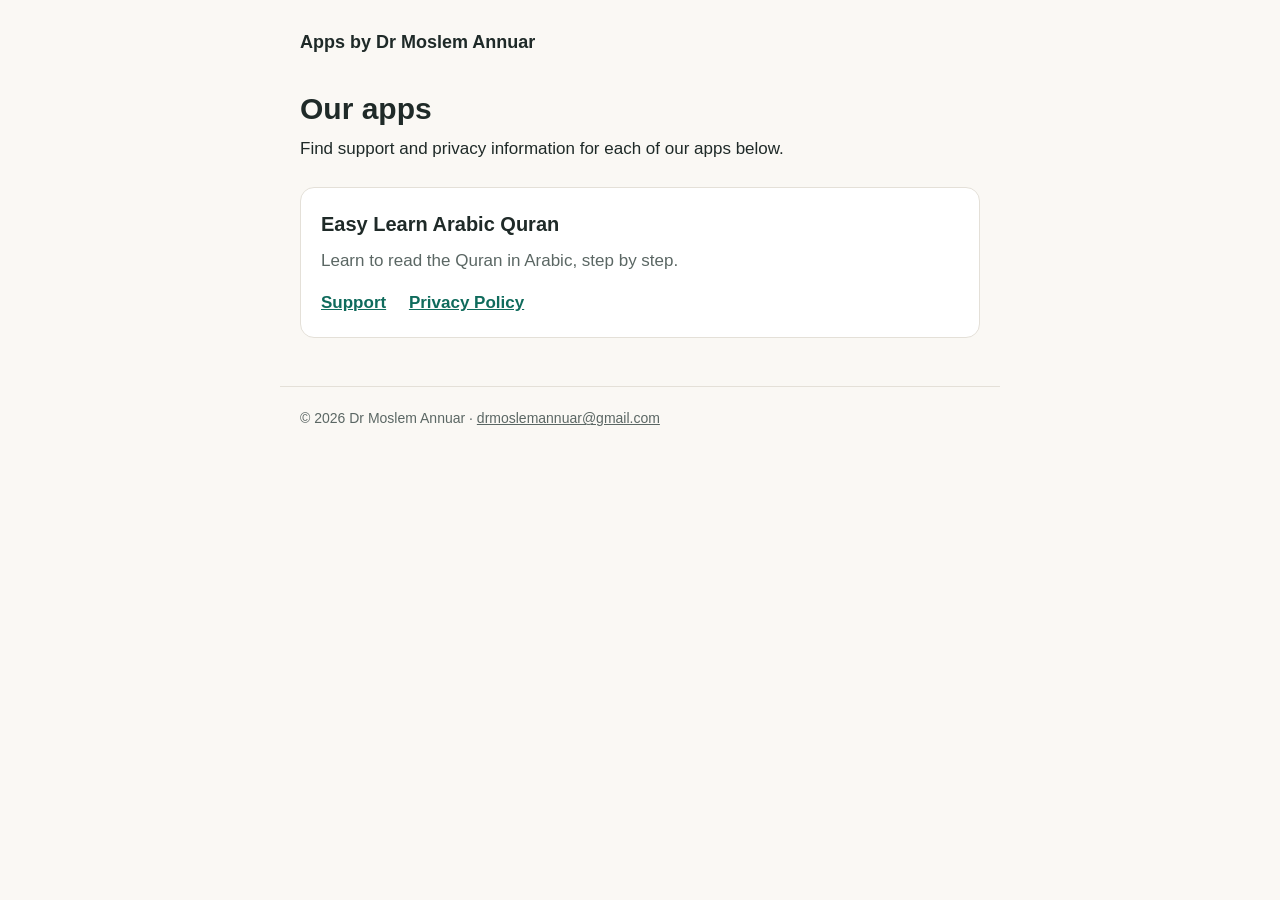
<file: index.html>
<!doctype html>
<html lang="en">
<head>
<meta charset="utf-8">
<meta name="viewport" content="width=device-width, initial-scale=1">
<title>Apps by Dr Moslem Annuar</title>
<meta name="description" content="Mobile apps by Dr Moslem Annuar, with support and privacy information for each app.">
<link rel="stylesheet" href="/assets/style.css">
</head>
<body>
<header><a class="brand" href="/">Apps by Dr Moslem Annuar</a></header>
<main>
  <h1>Our apps</h1>
  <p>Find support and privacy information for each of our apps below.</p>

  <div class="cards">
    <div class="card">
      <h2>Easy Learn Arabic Quran</h2>
      <p>Learn to read the Quran in Arabic, step by step.</p>
      <div class="links">
        <a href="/apps/ez-learn-arabic-quran/support/">Support</a>
        <a href="/apps/ez-learn-arabic-quran/privacy/">Privacy Policy</a>
      </div>
    </div>
    <!-- To add a new app, copy the card above and change the name, description and links. -->
  </div>
</main>
<footer>
  &copy; 2026 Dr Moslem Annuar &middot; <a href="mailto:drmoslemannuar@gmail.com">drmoslemannuar@gmail.com</a>
</footer>
</body>
</html>
</file>
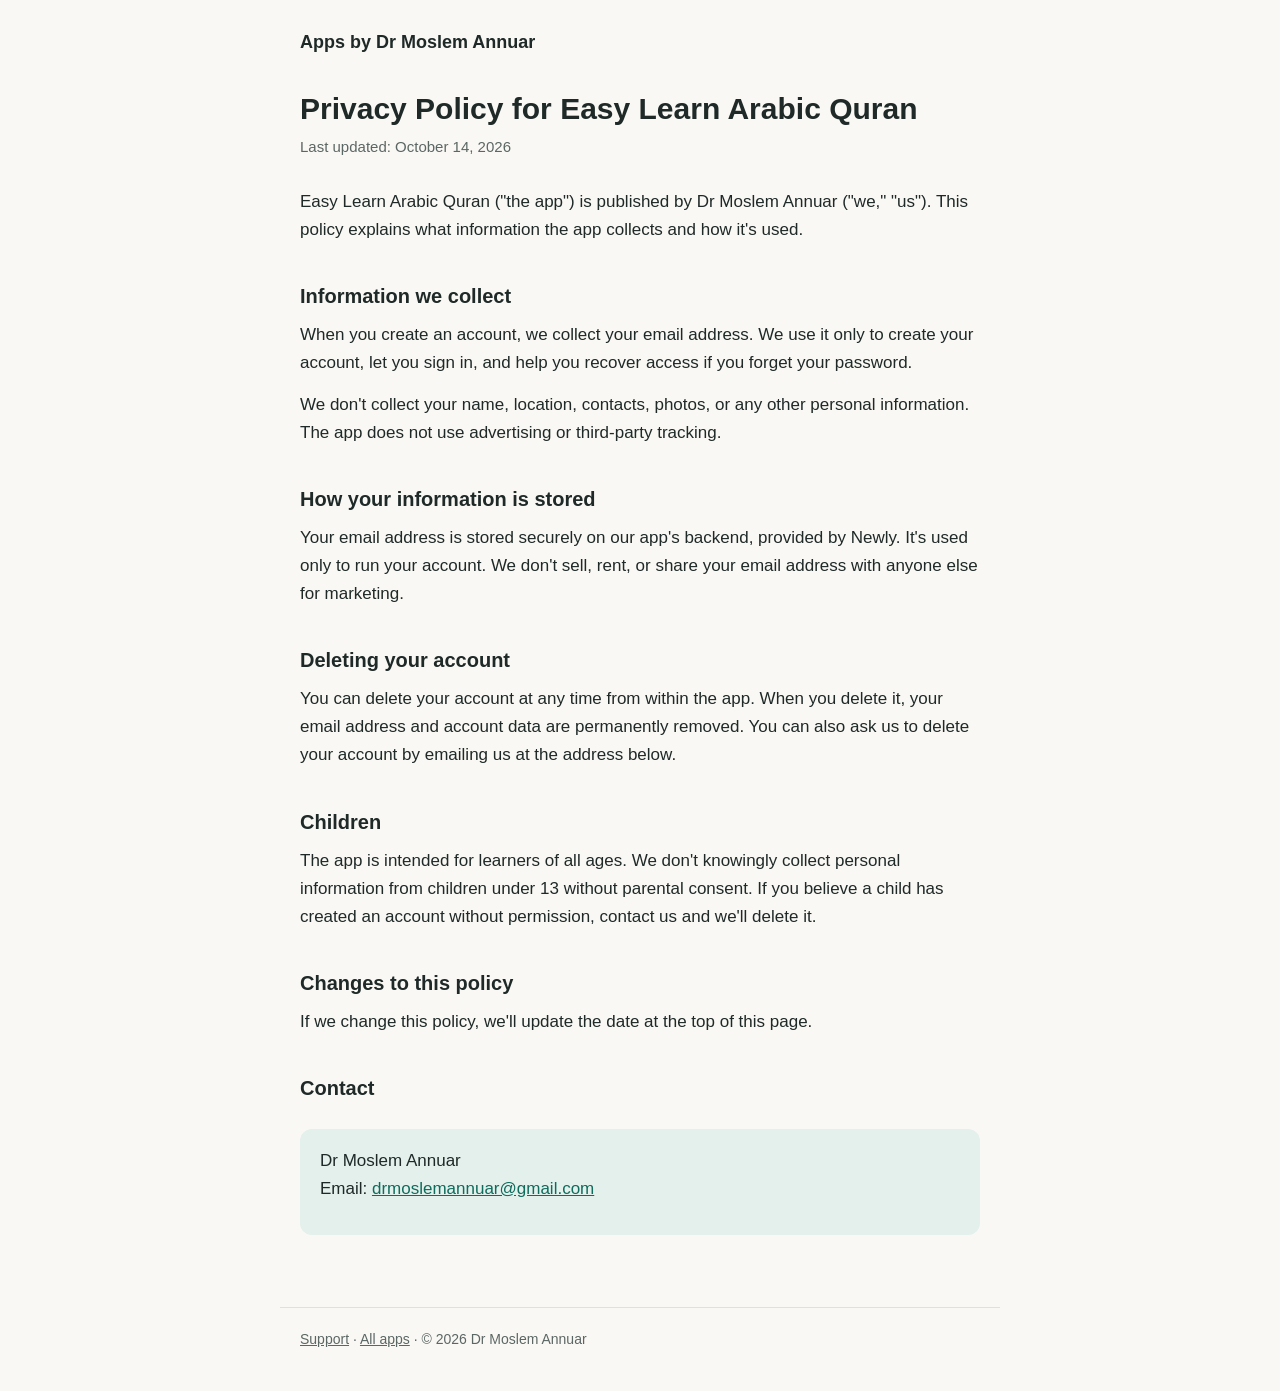
<file: apps/ez-learn-arabic-quran/privacy/index.html>
<!doctype html>
<html lang="en">
<head>
<meta charset="utf-8">
<meta name="viewport" content="width=device-width, initial-scale=1">
<title>Privacy Policy – Easy Learn Arabic Quran</title>
<meta name="description" content="Privacy Policy for the Easy Learn Arabic Quran app.">
<link rel="stylesheet" href="/assets/style.css">
</head>
<body>
<header><a class="brand" href="/">Apps by Dr Moslem Annuar</a></header>
<main>
  <h1>Privacy Policy for Easy Learn Arabic Quran</h1>
  <p class="updated">Last updated: October 14, 2026</p>

  <p>Easy Learn Arabic Quran ("the app") is published by Dr Moslem Annuar ("we," "us"). This policy explains what information the app collects and how it's used.</p>

  <h2>Information we collect</h2>
  <p>When you create an account, we collect your email address. We use it only to create your account, let you sign in, and help you recover access if you forget your password.</p>
  <p>We don't collect your name, location, contacts, photos, or any other personal information. The app does not use advertising or third-party tracking.</p>

  <h2>How your information is stored</h2>
  <p>Your email address is stored securely on our app's backend, provided by Newly. It's used only to run your account. We don't sell, rent, or share your email address with anyone else for marketing.</p>

  <h2>Deleting your account</h2>
  <p>You can delete your account at any time from within the app. When you delete it, your email address and account data are permanently removed. You can also ask us to delete your account by emailing us at the address below.</p>

  <h2>Children</h2>
  <p>The app is intended for learners of all ages. We don't knowingly collect personal information from children under 13 without parental consent. If you believe a child has created an account without permission, contact us and we'll delete it.</p>

  <h2>Changes to this policy</h2>
  <p>If we change this policy, we'll update the date at the top of this page.</p>

  <h2>Contact</h2>
  <div class="contact-box">
    <p>Dr Moslem Annuar<br>
    Email: <a href="mailto:drmoslemannuar@gmail.com">drmoslemannuar@gmail.com</a></p>
  </div>
</main>
<footer>
  <a href="/apps/ez-learn-arabic-quran/support/">Support</a> &middot; <a href="/">All apps</a> &middot; &copy; 2026 Dr Moslem Annuar
</footer>
</body>
</html>
</file>
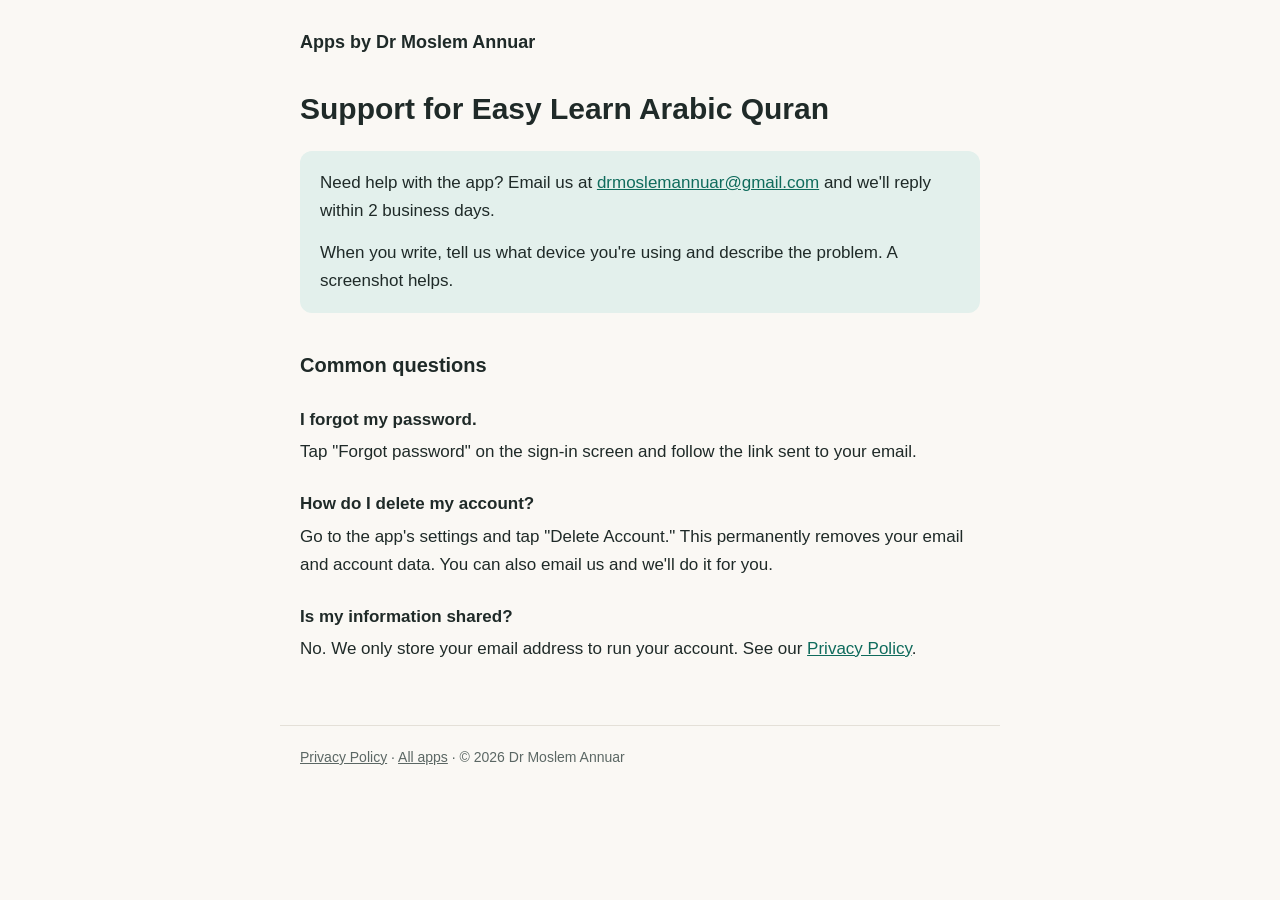
<file: apps/ez-learn-arabic-quran/support/index.html>
<!doctype html>
<html lang="en">
<head>
<meta charset="utf-8">
<meta name="viewport" content="width=device-width, initial-scale=1">
<title>Support – Easy Learn Arabic Quran</title>
<meta name="description" content="Support and help for the Easy Learn Arabic Quran app.">
<link rel="stylesheet" href="/assets/style.css">
</head>
<body>
<header><a class="brand" href="/">Apps by Dr Moslem Annuar</a></header>
<main>
  <h1>Support for Easy Learn Arabic Quran</h1>

  <div class="contact-box">
    <p>Need help with the app? Email us at <a href="mailto:drmoslemannuar@gmail.com">drmoslemannuar@gmail.com</a> and we'll reply within 2 business days.</p>
    <p style="margin:0">When you write, tell us what device you're using and describe the problem. A screenshot helps.</p>
  </div>

  <h2>Common questions</h2>

  <h3>I forgot my password.</h3>
  <p>Tap "Forgot password" on the sign-in screen and follow the link sent to your email.</p>

  <h3>How do I delete my account?</h3>
  <p>Go to the app's settings and tap "Delete Account." This permanently removes your email and account data. You can also email us and we'll do it for you.</p>

  <h3>Is my information shared?</h3>
  <p>No. We only store your email address to run your account. See our <a href="/apps/ez-learn-arabic-quran/privacy/">Privacy Policy</a>.</p>
</main>
<footer>
  <a href="/apps/ez-learn-arabic-quran/privacy/">Privacy Policy</a> &middot; <a href="/">All apps</a> &middot; &copy; 2026 Dr Moslem Annuar
</footer>
</body>
</html>
</file>
<file: assets/style.css>
:root {
  --bg: #faf8f4;
  --surface: #ffffff;
  --text: #1f2a28;
  --muted: #5b6764;
  --accent: #0f6b5c;
  --accent-soft: #e3f0ec;
  --border: #e4e0d8;
}
@media (prefers-color-scheme: dark) {
  :root {
    --bg: #121816;
    --surface: #1a2220;
    --text: #e8eeec;
    --muted: #a3b0ad;
    --accent: #5cc4ae;
    --accent-soft: #1f3330;
    --border: #2a3532;
  }
}
* { box-sizing: border-box; }
html { -webkit-text-size-adjust: 100%; }
body {
  margin: 0;
  background: var(--bg);
  color: var(--text);
  font-family: -apple-system, BlinkMacSystemFont, "Segoe UI", Roboto, "Helvetica Neue", Arial, sans-serif;
  font-size: 17px;
  line-height: 1.65;
}
header, main, footer { max-width: 720px; margin: 0 auto; padding: 0 20px; }
header { padding-top: 28px; padding-bottom: 8px; }
header a.brand { color: var(--text); text-decoration: none; font-weight: 700; font-size: 18px; }
main { padding-top: 24px; padding-bottom: 48px; }
h1 { font-size: 30px; line-height: 1.25; margin: 0 0 8px; }
h2 { font-size: 20px; margin: 36px 0 8px; }
h3 { font-size: 17px; margin: 24px 0 4px; }
p { margin: 0 0 14px; }
a { color: var(--accent); }
.updated { color: var(--muted); font-size: 15px; margin-bottom: 28px; }
.contact-box {
  background: var(--accent-soft);
  border-radius: 12px;
  padding: 18px 20px;
  margin: 24px 0;
}
.cards { display: grid; gap: 16px; margin-top: 24px; }
.card {
  background: var(--surface);
  border: 1px solid var(--border);
  border-radius: 14px;
  padding: 20px;
}
.card h2 { margin: 0 0 6px; font-size: 20px; }
.card p { color: var(--muted); }
.card .links a { margin-right: 18px; font-weight: 600; }
footer {
  border-top: 1px solid var(--border);
  padding-top: 20px;
  padding-bottom: 40px;
  color: var(--muted);
  font-size: 14px;
}
footer a { color: var(--muted); }
</file>
